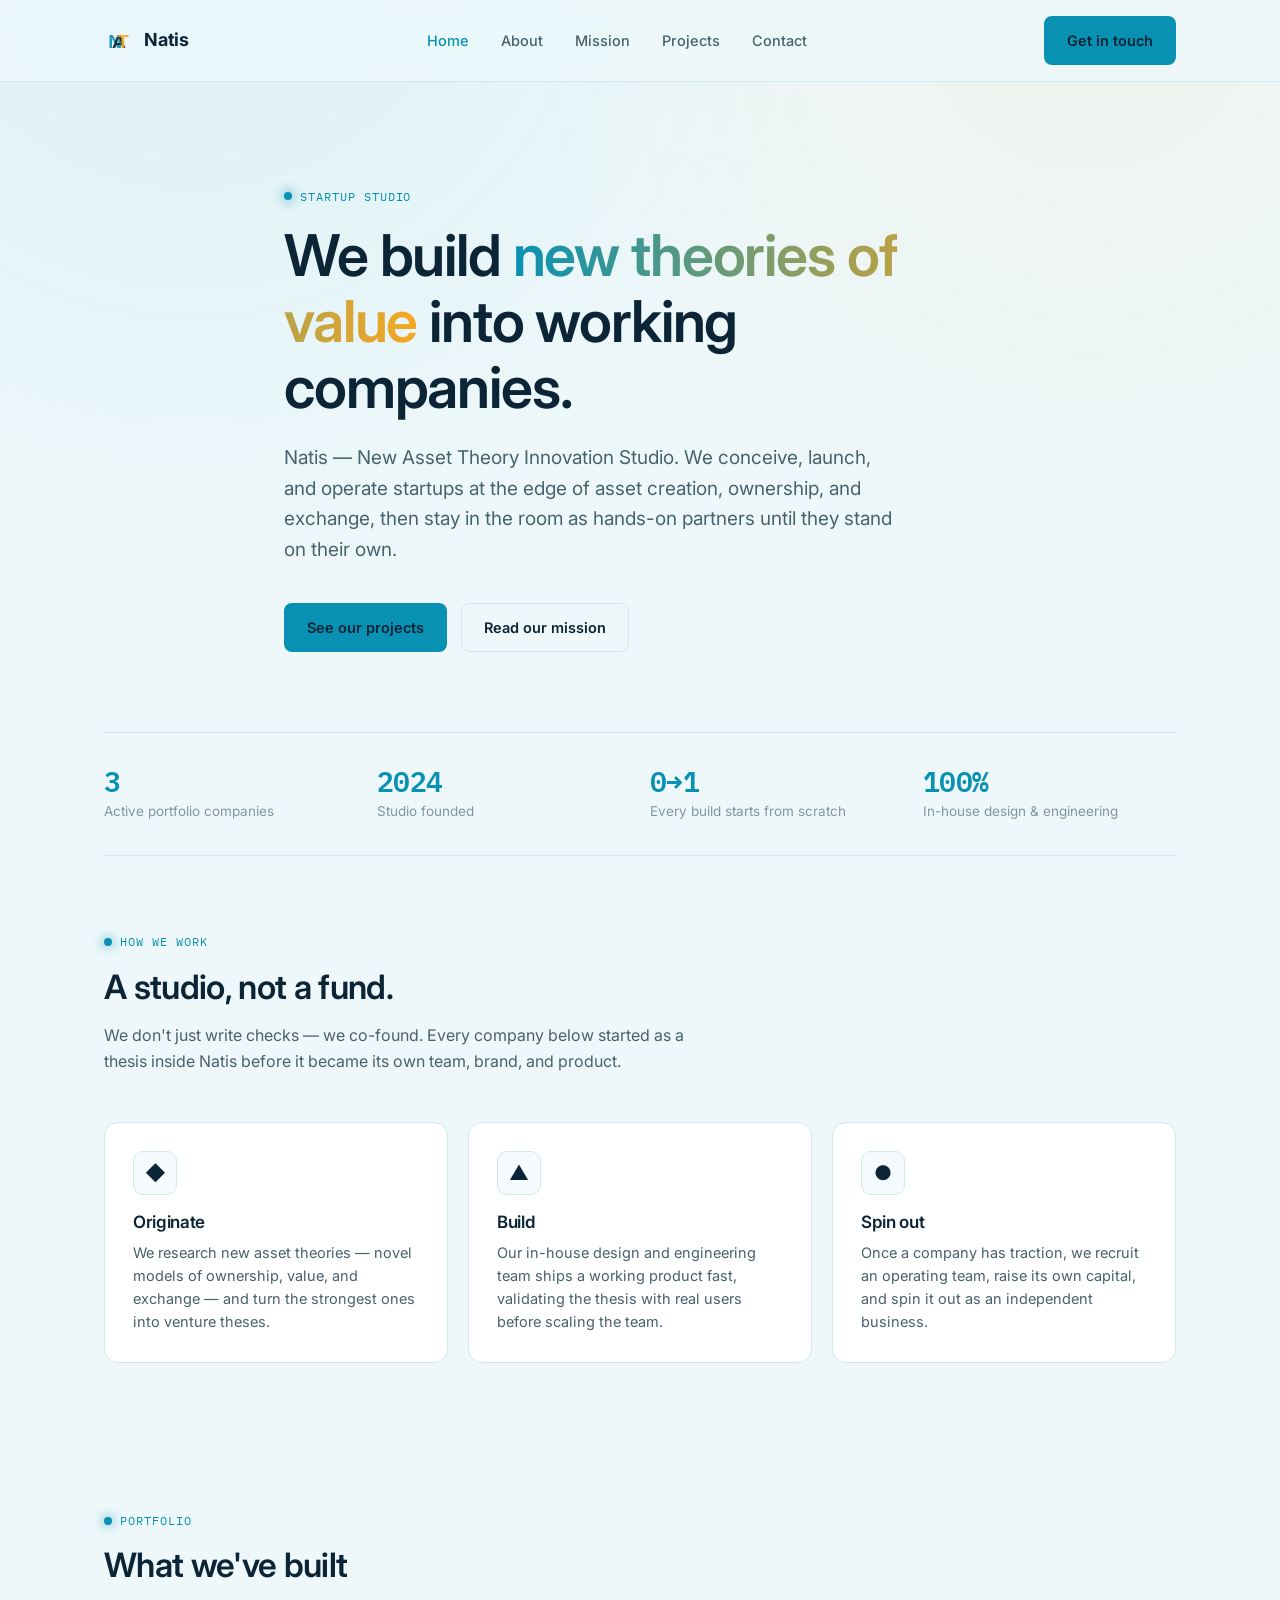
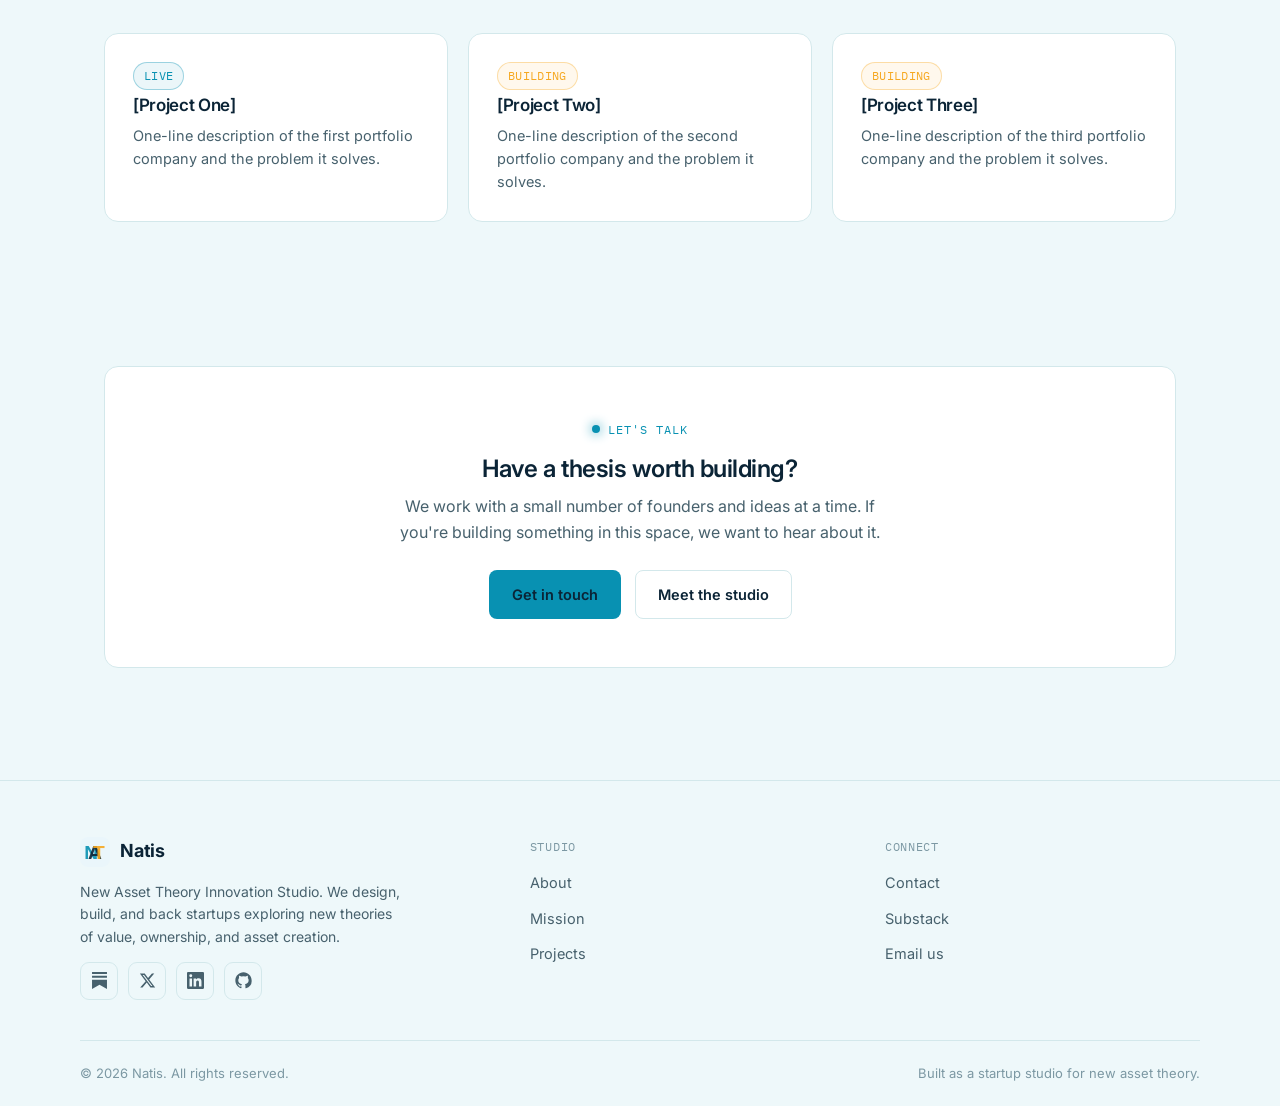
<file: index.html>
<!doctype html>
<html lang="en">
<head>
  <meta charset="UTF-8" />
  <meta name="viewport" content="width=device-width, initial-scale=1.0" />
  <title>Natis — New Asset Theory Innovation Studio</title>
  <meta name="description" content="Natis is a startup studio designing, building, and backing companies that explore new theories of value, ownership, and asset creation." />
  <link rel="icon" type="image/svg+xml" href="assets/favicon.svg?v=2" />
  <link rel="preconnect" href="https://fonts.googleapis.com" />
  <link rel="preconnect" href="https://fonts.gstatic.com" crossorigin />
  <link href="https://fonts.googleapis.com/css2?family=Inter:wght@400;500;600;700&family=IBM+Plex+Mono:wght@500;600&display=swap" rel="stylesheet" />
  <link rel="stylesheet" href="css/style.css" />
</head>
<body>
  <site-header></site-header>

  <main>
    <section class="hero">
      <div class="container hero-inner">
        <div class="eyebrow">Startup studio</div>
        <h1>We build <span class="gradient-text">new theories of value</span> into working companies.</h1>
        <p class="lede">
          Natis — New Asset Theory Innovation Studio. We conceive, launch, and operate startups
          at the edge of asset creation, ownership, and exchange, then stay in the room as
          hands-on partners until they stand on their own.
        </p>
        <div class="hero-cta">
          <a class="btn btn-primary" href="projects/index.html">See our projects</a>
          <a class="btn btn-ghost" href="mission.html">Read our mission</a>
        </div>
      </div>
    </section>

    <div class="container">
      <div class="stats">
        <div class="stat">
          <h3>3</h3>
          <p>Active portfolio companies</p>
        </div>
        <div class="stat">
          <h3>2024</h3>
          <p>Studio founded</p>
        </div>
        <div class="stat">
          <h3>0→1</h3>
          <p>Every build starts from scratch</p>
        </div>
        <div class="stat">
          <h3>100%</h3>
          <p>In-house design &amp; engineering</p>
        </div>
      </div>
    </div>

    <section>
      <div class="container">
        <div class="section-head">
          <div class="eyebrow">How we work</div>
          <h2>A studio, not a fund.</h2>
          <p>We don't just write checks — we co-found. Every company below started as a
          thesis inside Natis before it became its own team, brand, and product.</p>
        </div>
        <div class="grid grid-3">
          <div class="card">
            <div class="icon">◆</div>
            <h3>Originate</h3>
            <p>We research new asset theories — novel models of ownership, value, and exchange — and turn the strongest ones into venture theses.</p>
          </div>
          <div class="card">
            <div class="icon">▲</div>
            <h3>Build</h3>
            <p>Our in-house design and engineering team ships a working product fast, validating the thesis with real users before scaling the team.</p>
          </div>
          <div class="card">
            <div class="icon">●</div>
            <h3>Spin out</h3>
            <p>Once a company has traction, we recruit an operating team, raise its own capital, and spin it out as an independent business.</p>
          </div>
        </div>
      </div>
    </section>

    <section>
      <div class="container">
        <div class="section-head">
          <div class="eyebrow">Portfolio</div>
          <h2>What we've built</h2>
        </div>
        <div class="grid grid-3">
          <a class="card" href="projects/project-1.html">
            <span class="tag status-live">Live</span>
            <h3>[Project One]</h3>
            <p>One-line description of the first portfolio company and the problem it solves.</p>
          </a>
          <a class="card" href="projects/project-2.html">
            <span class="tag status-building">Building</span>
            <h3>[Project Two]</h3>
            <p>One-line description of the second portfolio company and the problem it solves.</p>
          </a>
          <a class="card" href="projects/project-3.html">
            <span class="tag status-building">Building</span>
            <h3>[Project Three]</h3>
            <p>One-line description of the third portfolio company and the problem it solves.</p>
          </a>
        </div>
      </div>
    </section>

    <section>
      <div class="container">
        <div class="cta-band">
          <div class="eyebrow" style="justify-content:center;">Let's talk</div>
          <h2>Have a thesis worth building?</h2>
          <p>We work with a small number of founders and ideas at a time. If you're building something in this space, we want to hear about it.</p>
          <div class="cta-actions">
            <a class="btn btn-primary" href="contact.html">Get in touch</a>
            <a class="btn btn-ghost" href="about.html">Meet the studio</a>
          </div>
        </div>
      </div>
    </section>
  </main>

  <site-footer></site-footer>

  <script src="js/components.js"></script>
  <script src="js/main.js"></script>
</body>
</html>
</file>
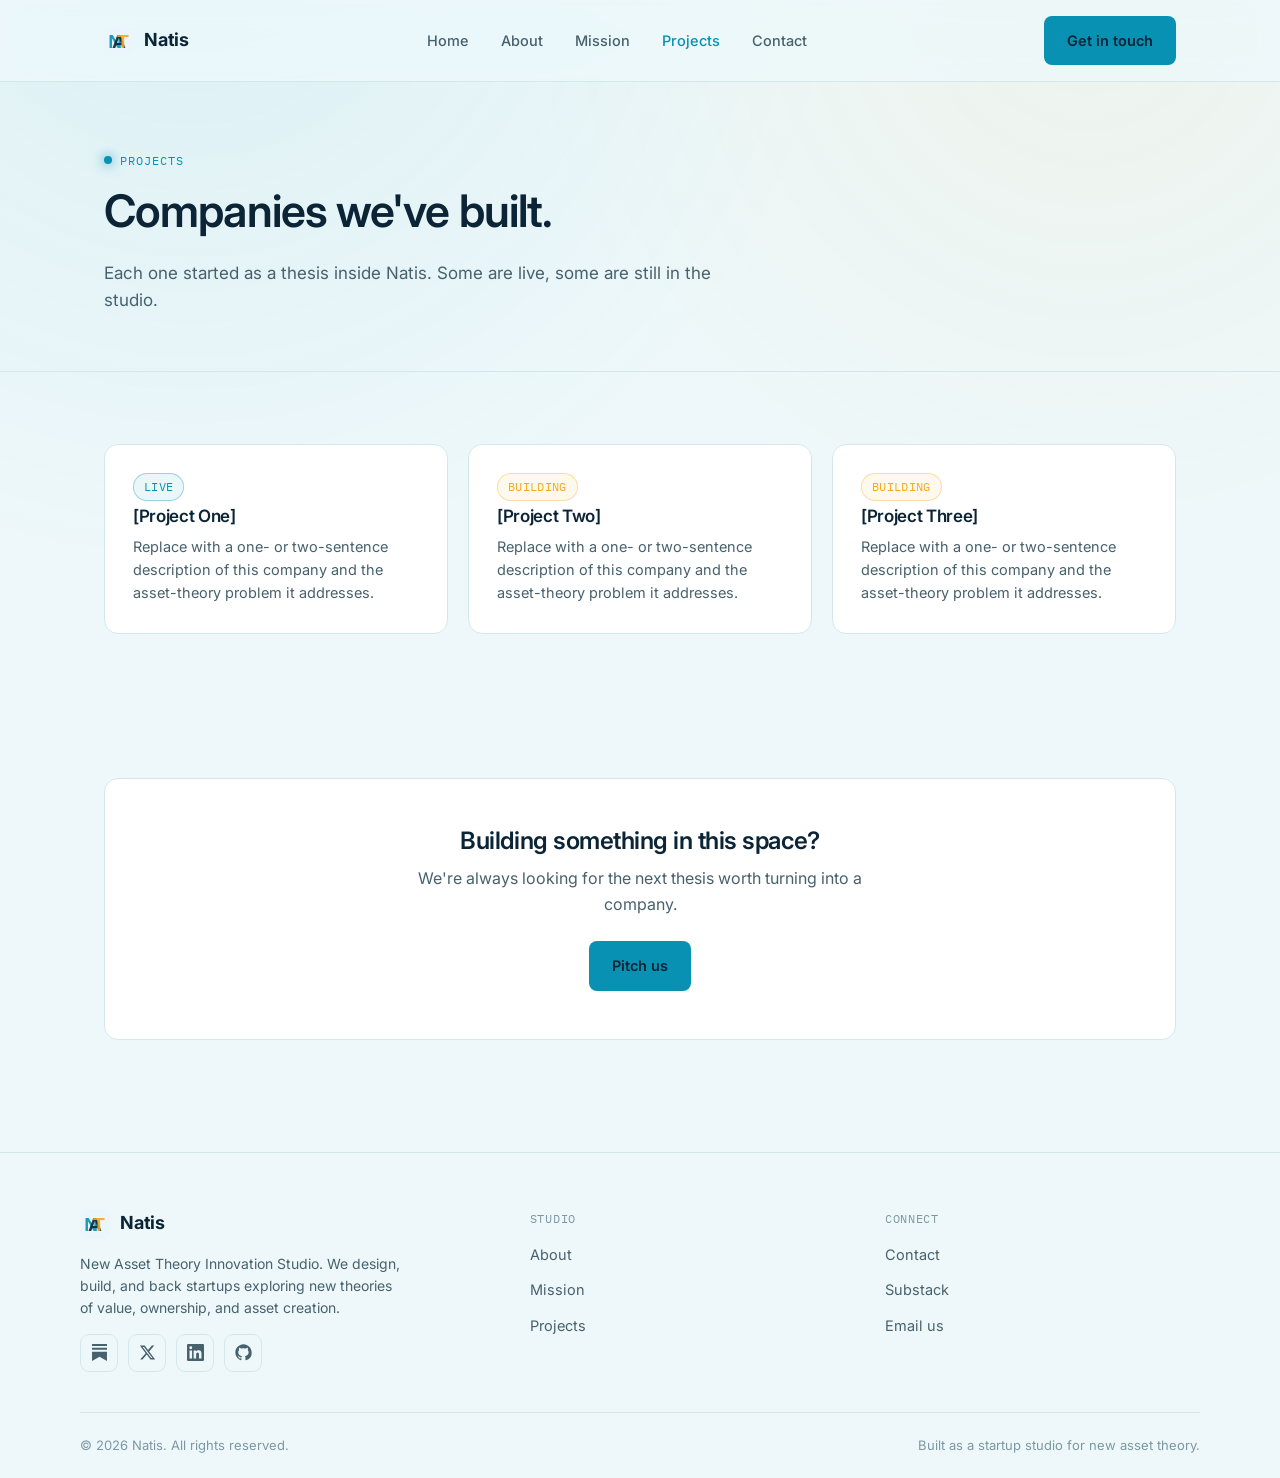
<file: projects/index.html>
<!doctype html>
<html lang="en">
<head>
  <meta charset="UTF-8" />
  <meta name="viewport" content="width=device-width, initial-scale=1.0" />
  <title>Projects — Natis</title>
  <meta name="description" content="The portfolio of startups built by Natis, the New Asset Theory Innovation Studio." />
  <link rel="icon" type="image/svg+xml" href="../assets/favicon.svg?v=2" />
  <link rel="preconnect" href="https://fonts.googleapis.com" />
  <link rel="preconnect" href="https://fonts.gstatic.com" crossorigin />
  <link href="https://fonts.googleapis.com/css2?family=Inter:wght@400;500;600;700&family=IBM+Plex+Mono:wght@500;600&display=swap" rel="stylesheet" />
  <link rel="stylesheet" href="../css/style.css" />
</head>
<body>
  <site-header></site-header>

  <main>
    <header class="page-header">
      <div class="container">
        <div class="eyebrow">Projects</div>
        <h1>Companies we've built.</h1>
        <p class="lede">Each one started as a thesis inside Natis. Some are live, some are still in the studio.</p>
      </div>
    </header>

    <section>
      <div class="container">
        <div class="grid grid-3">
          <a class="card" href="project-1.html">
            <span class="tag status-live">Live</span>
            <h3>[Project One]</h3>
            <p>Replace with a one- or two-sentence description of this company and the asset-theory problem it addresses.</p>
          </a>
          <a class="card" href="project-2.html">
            <span class="tag status-building">Building</span>
            <h3>[Project Two]</h3>
            <p>Replace with a one- or two-sentence description of this company and the asset-theory problem it addresses.</p>
          </a>
          <a class="card" href="project-3.html">
            <span class="tag status-building">Building</span>
            <h3>[Project Three]</h3>
            <p>Replace with a one- or two-sentence description of this company and the asset-theory problem it addresses.</p>
          </a>
        </div>
      </div>
    </section>

    <section>
      <div class="container">
        <div class="cta-band">
          <h2>Building something in this space?</h2>
          <p>We're always looking for the next thesis worth turning into a company.</p>
          <div class="cta-actions">
            <a class="btn btn-primary" href="../contact.html">Pitch us</a>
          </div>
        </div>
      </div>
    </section>
  </main>

  <site-footer></site-footer>

  <script src="../js/components.js"></script>
  <script src="../js/main.js"></script>
</body>
</html>
</file>
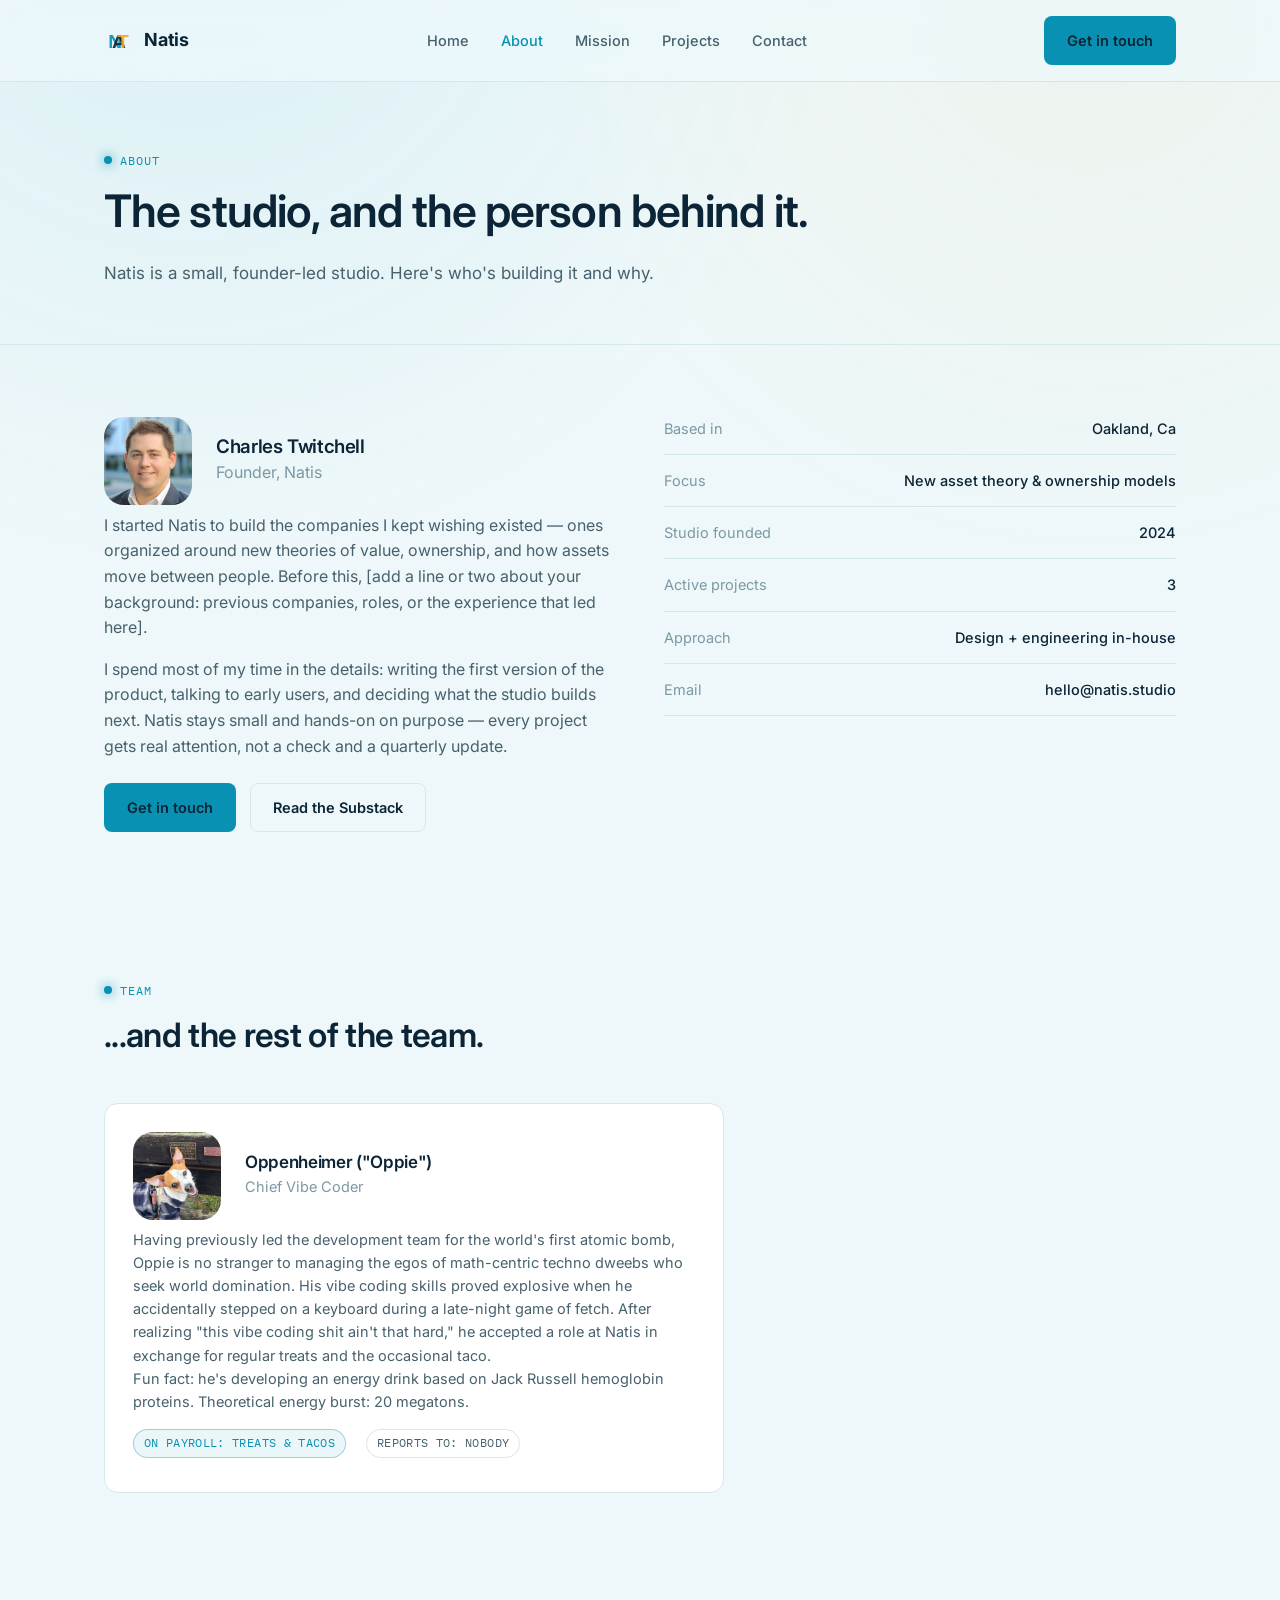
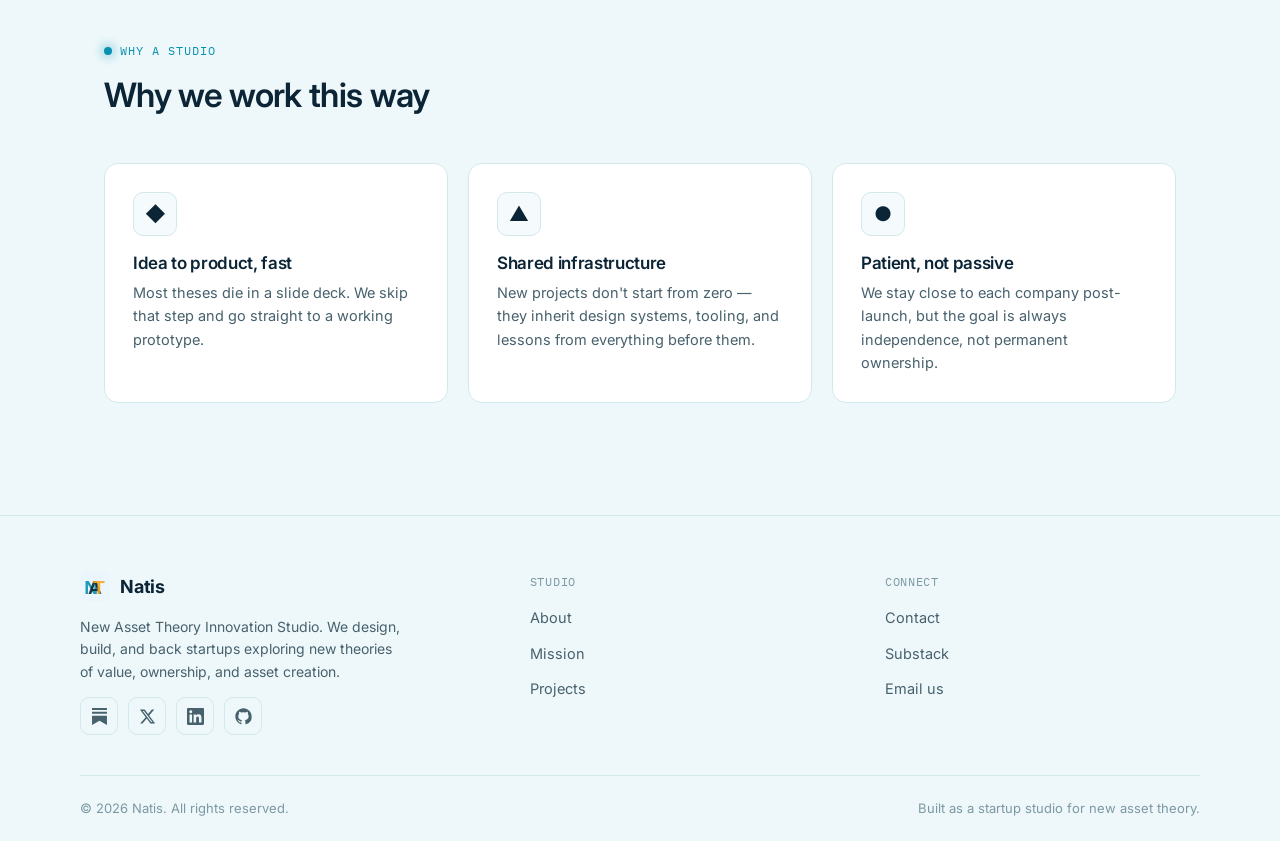
<file: about.html>
<!doctype html>
<html lang="en">
<head>
  <meta charset="UTF-8" />
  <meta name="viewport" content="width=device-width, initial-scale=1.0" />
  <title>About — Natis</title>
  <meta name="description" content="Meet the founder and studio behind Natis, the New Asset Theory Innovation Studio." />
  <link rel="icon" type="image/svg+xml" href="assets/favicon.svg?v=2" />
  <link rel="preconnect" href="https://fonts.googleapis.com" />
  <link rel="preconnect" href="https://fonts.gstatic.com" crossorigin />
  <link href="https://fonts.googleapis.com/css2?family=Inter:wght@400;500;600;700&family=IBM+Plex+Mono:wght@500;600&display=swap" rel="stylesheet" />
  <link rel="stylesheet" href="css/style.css" />
</head>
<body>
  <site-header></site-header>

  <main>
    <header class="page-header">
      <div class="container">
        <div class="eyebrow">About</div>
        <h1>The studio, and the person behind it.</h1>
        <p class="lede">Natis is a small, founder-led studio. Here's who's building it and why.</p>
      </div>
    </header>

    <section>
      <div class="container">
        <div class="grid grid-2" style="align-items:start; gap:48px;">
          <div>
            <div class="avatar-block">
              <img class="avatar" src="assets/team/charles-twitchell.jpg" alt="Charles Twitchell" />
              <div>
                <h3 style="margin-bottom:2px;">Charles Twitchell</h3>
                <p style="margin-bottom:0; color:var(--text-faint);">Founder, Natis</p>
              </div>
            </div>
            <p>
              I started Natis to build the companies I kept wishing existed — ones organized
              around new theories of value, ownership, and how assets move between people.
              Before this, [add a line or two about your background: previous companies,
              roles, or the experience that led here].
            </p>
            <p>
              I spend most of my time in the details: writing the first version of the
              product, talking to early users, and deciding what the studio builds next.
              Natis stays small and hands-on on purpose — every project gets real attention,
              not a check and a quarterly update.
            </p>
            <div class="hero-cta" style="margin-top:24px;">
              <a class="btn btn-primary" href="contact.html">Get in touch</a>
              <a class="btn btn-ghost" href="https://natis.substack.com" target="_blank" rel="noopener noreferrer">Read the Substack</a>
            </div>
          </div>

          <div>
            <ul class="meta-list">
              <li><span class="label">Based in</span><span class="value">Oakland, Ca</span></li>
              <li><span class="label">Focus</span><span class="value">New asset theory &amp; ownership models</span></li>
              <li><span class="label">Studio founded</span><span class="value">2024</span></li>
              <li><span class="label">Active projects</span><span class="value">3</span></li>
              <li><span class="label">Approach</span><span class="value">Design + engineering in-house</span></li>
              <li><span class="label">Email</span><span class="value">hello@natis.studio</span></li>
            </ul>
          </div>
        </div>
      </div>
    </section>

    <section>
      <div class="container">
        <div class="section-head">
          <div class="eyebrow">Team</div>
          <h2>...and the rest of the team.</h2>
        </div>
        <div class="card" style="max-width:620px;">
          <div class="avatar-block">
            <img class="avatar" src="assets/team/oppenheimer.jpg" alt="Oppenheimer the dog, mid-bark" />
            <div>
              <h3 style="margin-bottom:2px;">Oppenheimer ("Oppie")</h3>
              <p style="margin-bottom:0; color:var(--text-faint);">Chief Vibe Coder</p>
            </div>
          </div>
          <p>
            Having previously led the development team for the world's first atomic bomb,
            Oppie is no stranger to managing the egos of math-centric techno dweebs who seek
            world domination. His vibe coding skills proved explosive when he accidentally
            stepped on a keyboard during a late-night game of fetch. After realizing
            "this vibe coding shit ain't that hard," he accepted a role at Natis in exchange
            for regular treats and the occasional taco.
          </p>
          <p style="margin-bottom:0;">
            Fun fact: he's developing an energy drink based on Jack Russell hemoglobin
            proteins. Theoretical energy burst: 20 megatons.
          </p>
          <div class="hero-cta" style="margin-top:16px;">
            <span class="tag status-live">On payroll: treats &amp; tacos</span>
            <span class="tag">Reports to: nobody</span>
          </div>
        </div>
      </div>
    </section>

    <section>
      <div class="container">
        <div class="section-head">
          <div class="eyebrow">Why a studio</div>
          <h2>Why we work this way</h2>
        </div>
        <div class="grid grid-3">
          <div class="card">
            <div class="icon">◆</div>
            <h3>Idea to product, fast</h3>
            <p>Most theses die in a slide deck. We skip that step and go straight to a working prototype.</p>
          </div>
          <div class="card">
            <div class="icon">▲</div>
            <h3>Shared infrastructure</h3>
            <p>New projects don't start from zero — they inherit design systems, tooling, and lessons from everything before them.</p>
          </div>
          <div class="card">
            <div class="icon">●</div>
            <h3>Patient, not passive</h3>
            <p>We stay close to each company post-launch, but the goal is always independence, not permanent ownership.</p>
          </div>
        </div>
      </div>
    </section>
  </main>

  <site-footer></site-footer>

  <script src="js/components.js"></script>
  <script src="js/main.js"></script>
</body>
</html>
</file>
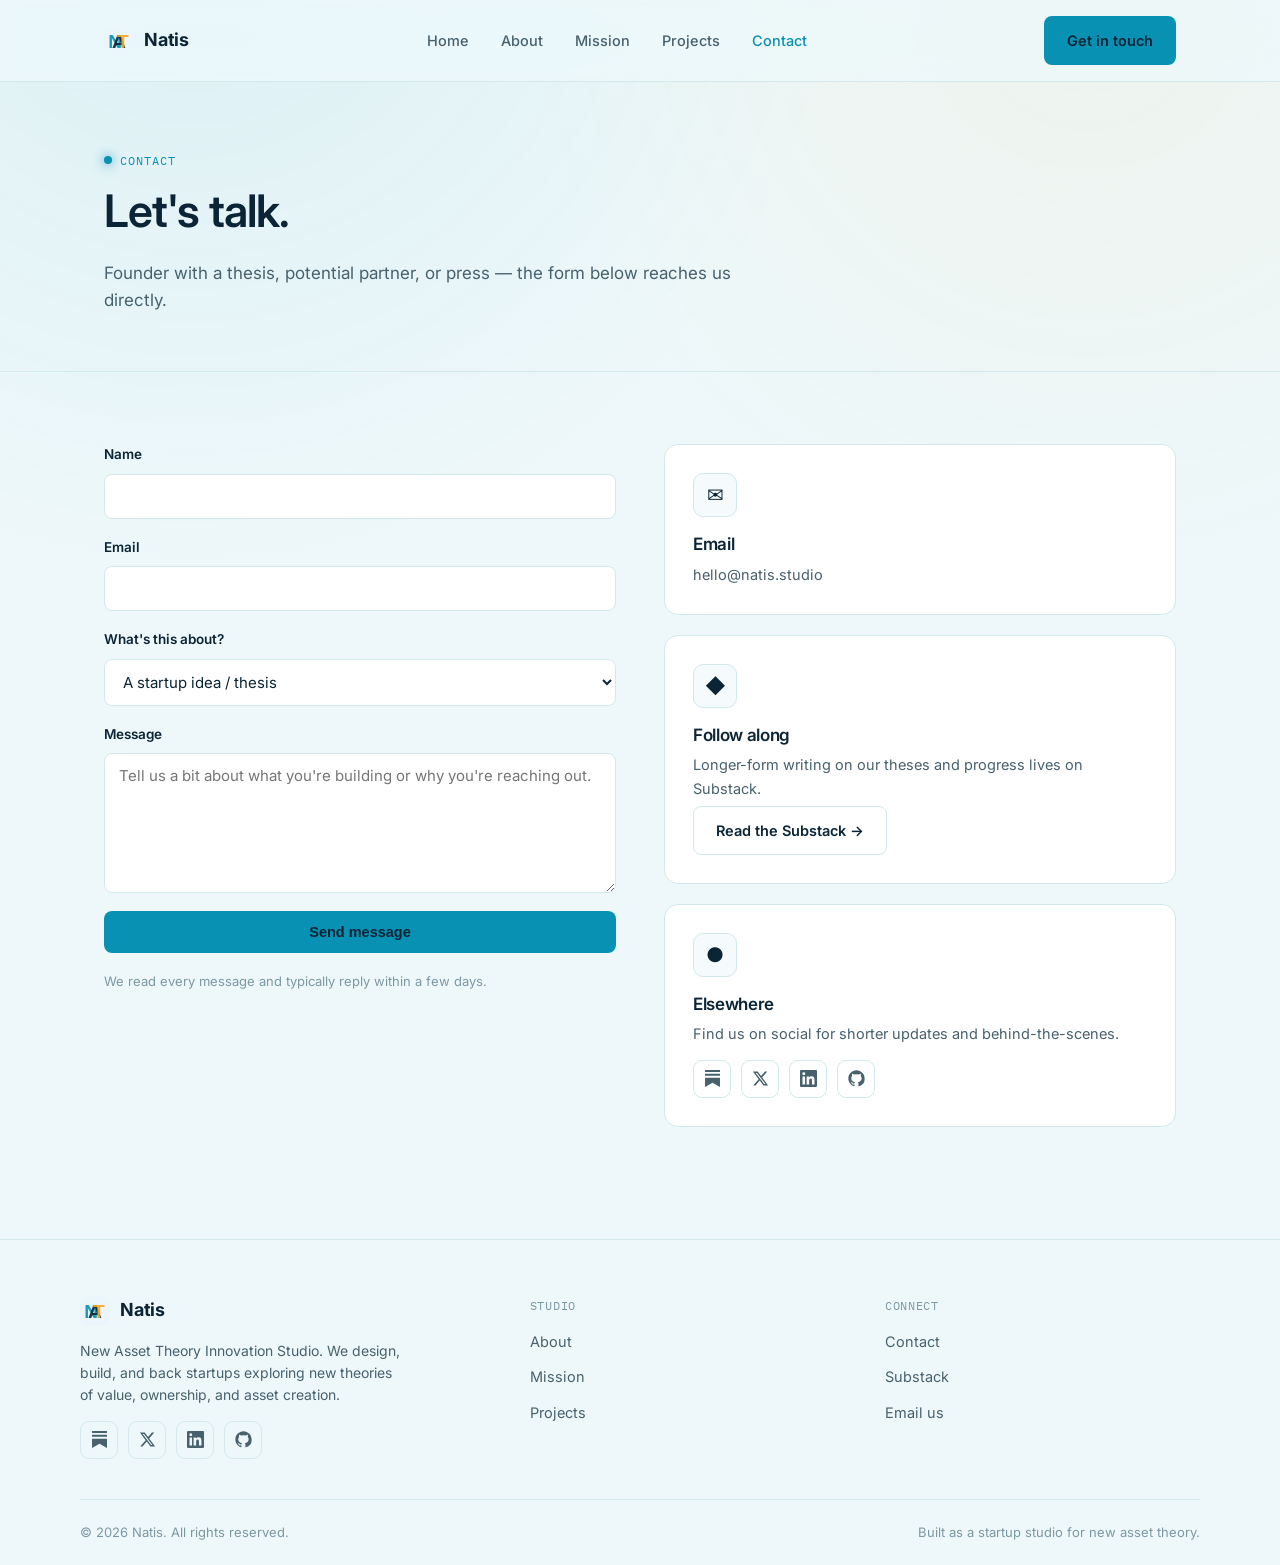
<file: contact.html>
<!doctype html>
<html lang="en">
<head>
  <meta charset="UTF-8" />
  <meta name="viewport" content="width=device-width, initial-scale=1.0" />
  <title>Contact — Natis</title>
  <meta name="description" content="Get in touch with Natis — the New Asset Theory Innovation Studio." />
  <link rel="icon" type="image/svg+xml" href="assets/favicon.svg?v=2" />
  <link rel="preconnect" href="https://fonts.googleapis.com" />
  <link rel="preconnect" href="https://fonts.gstatic.com" crossorigin />
  <link href="https://fonts.googleapis.com/css2?family=Inter:wght@400;500;600;700&family=IBM+Plex+Mono:wght@500;600&display=swap" rel="stylesheet" />
  <link rel="stylesheet" href="css/style.css" />
</head>
<body>
  <site-header></site-header>

  <main>
    <header class="page-header">
      <div class="container">
        <div class="eyebrow">Contact</div>
        <h1>Let's talk.</h1>
        <p class="lede">Founder with a thesis, potential partner, or press — the form below reaches us directly.</p>
      </div>
    </header>

    <section>
      <div class="container">
        <div class="grid grid-2" style="gap:48px; align-items:start;">
          <div>
            <!--
              TODO: Replace YOUR_FORM_ID with your real Formspree endpoint.
              1. Create a free form at https://formspree.io
              2. Copy the form ID it gives you (looks like "xayzabcd")
              3. Paste it into the action URL below
            -->
            <form class="form" id="contact-form" action="https://formspree.io/f/YOUR_FORM_ID" method="POST">
              <div id="form-status" class="status-banner"></div>

              <div class="form-row">
                <label for="name">Name</label>
                <input type="text" id="name" name="name" required autocomplete="name" />
              </div>

              <div class="form-row">
                <label for="email">Email</label>
                <input type="email" id="email" name="email" required autocomplete="email" />
              </div>

              <div class="form-row">
                <label for="topic">What's this about?</label>
                <select id="topic" name="topic">
                  <option>A startup idea / thesis</option>
                  <option>Partnering with one of your projects</option>
                  <option>Press / media</option>
                  <option>Something else</option>
                </select>
              </div>

              <div class="form-row">
                <label for="message">Message</label>
                <textarea id="message" name="message" required placeholder="Tell us a bit about what you're building or why you're reaching out."></textarea>
              </div>

              <button type="submit" class="btn btn-primary">Send message</button>
              <p class="form-note">We read every message and typically reply within a few days.</p>
            </form>
          </div>

          <div>
            <div class="card" style="margin-bottom:20px;">
              <div class="icon">✉</div>
              <h3>Email</h3>
              <p><a href="mailto:hello@natis.studio">hello@natis.studio</a></p>
            </div>
            <div class="card" style="margin-bottom:20px;">
              <div class="icon">◆</div>
              <h3>Follow along</h3>
              <p>Longer-form writing on our theses and progress lives on Substack.</p>
              <a class="btn btn-ghost" style="margin-top:6px;" href="https://natis.substack.com" target="_blank" rel="noopener noreferrer">Read the Substack →</a>
            </div>
            <div class="card">
              <div class="icon">●</div>
              <h3>Elsewhere</h3>
              <p style="margin-bottom:14px;">Find us on social for shorter updates and behind-the-scenes.</p>
              <div class="social-row" id="contact-socials"></div>
            </div>
          </div>
        </div>
      </div>
    </section>
  </main>

  <site-footer></site-footer>

  <script src="js/components.js"></script>
  <script>
    document.addEventListener("DOMContentLoaded", () => {
      document.getElementById("contact-socials").innerHTML = socialLinksHTML();
    });
  </script>
  <script src="js/main.js"></script>
</body>
</html>
</file>
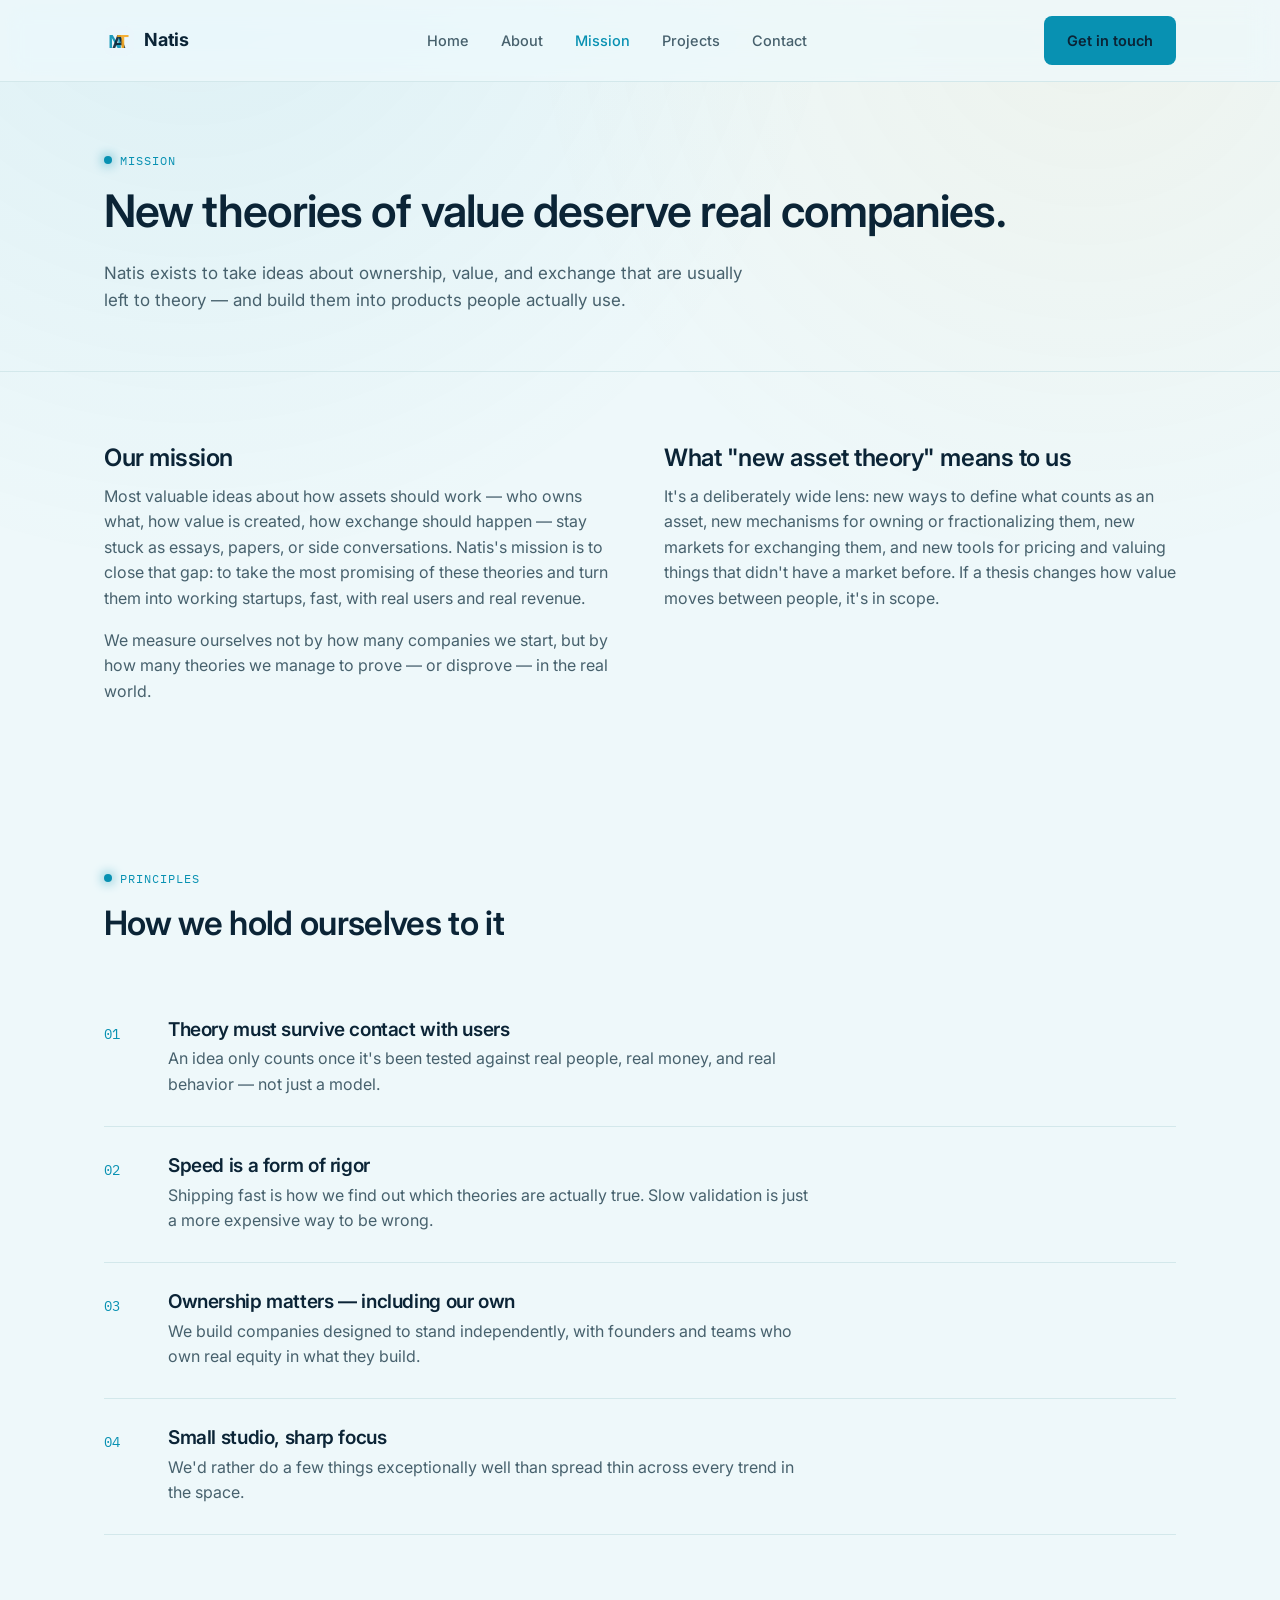
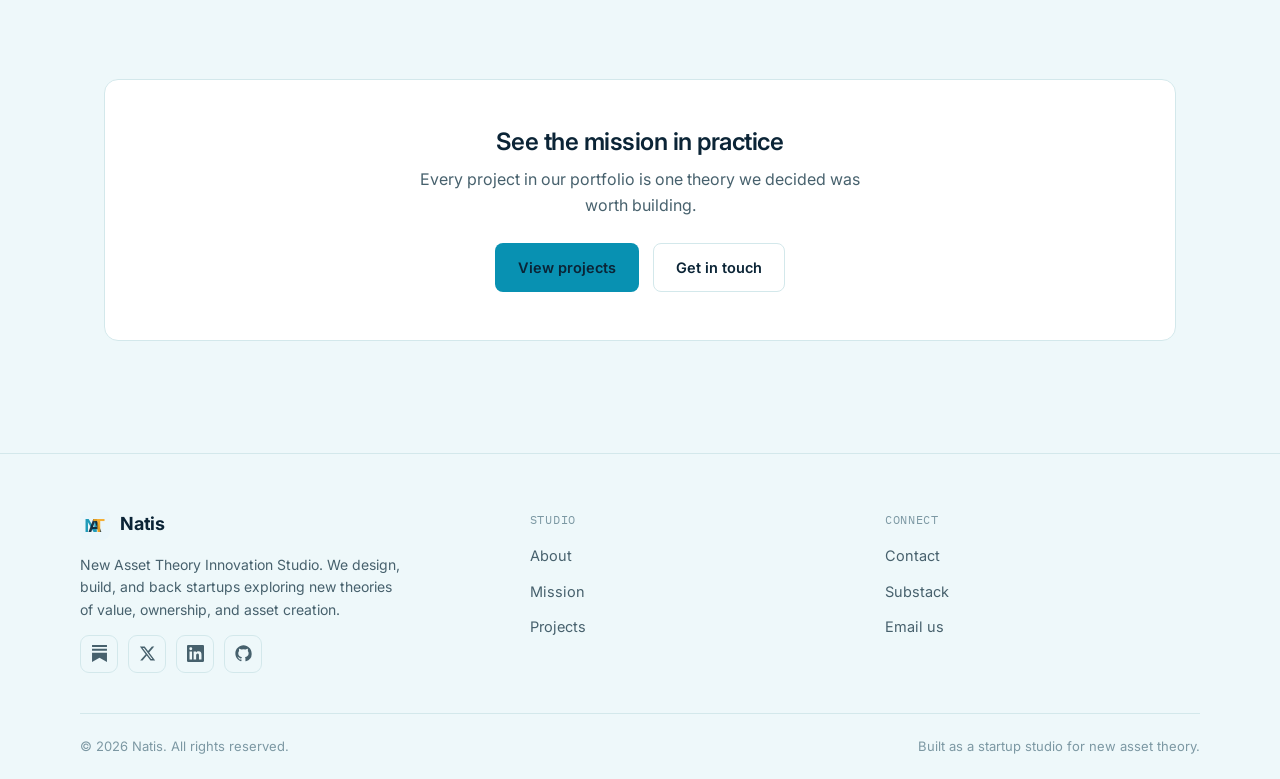
<file: mission.html>
<!doctype html>
<html lang="en">
<head>
  <meta charset="UTF-8" />
  <meta name="viewport" content="width=device-width, initial-scale=1.0" />
  <title>Mission — Natis</title>
  <meta name="description" content="Natis's mission: build startups around new theories of value, ownership, and asset creation." />
  <link rel="icon" type="image/svg+xml" href="assets/favicon.svg?v=2" />
  <link rel="preconnect" href="https://fonts.googleapis.com" />
  <link rel="preconnect" href="https://fonts.gstatic.com" crossorigin />
  <link href="https://fonts.googleapis.com/css2?family=Inter:wght@400;500;600;700&family=IBM+Plex+Mono:wght@500;600&display=swap" rel="stylesheet" />
  <link rel="stylesheet" href="css/style.css" />
</head>
<body>
  <site-header></site-header>

  <main>
    <header class="page-header">
      <div class="container">
        <div class="eyebrow">Mission</div>
        <h1>New theories of value deserve real companies.</h1>
        <p class="lede">
          Natis exists to take ideas about ownership, value, and exchange that are usually
          left to theory — and build them into products people actually use.
        </p>
      </div>
    </header>

    <section>
      <div class="container">
        <div class="grid grid-2" style="gap:48px; align-items:start;">
          <div>
            <h2>Our mission</h2>
            <p>
              Most valuable ideas about how assets should work — who owns what, how value is
              created, how exchange should happen — stay stuck as essays, papers, or
              side conversations. Natis's mission is to close that gap: to take the most
              promising of these theories and turn them into working startups, fast,
              with real users and real revenue.
            </p>
            <p>
              We measure ourselves not by how many companies we start, but by how many
              theories we manage to prove — or disprove — in the real world.
            </p>
          </div>
          <div>
            <h2>What "new asset theory" means to us</h2>
            <p>
              It's a deliberately wide lens: new ways to define what counts as an asset,
              new mechanisms for owning or fractionalizing them, new markets for exchanging
              them, and new tools for pricing and valuing things that didn't have a market
              before. If a thesis changes how value moves between people, it's in scope.
            </p>
          </div>
        </div>
      </div>
    </section>

    <section>
      <div class="container">
        <div class="section-head">
          <div class="eyebrow">Principles</div>
          <h2>How we hold ourselves to it</h2>
        </div>

        <div class="value-row">
          <div class="value-index">01</div>
          <div>
            <h3>Theory must survive contact with users</h3>
            <p>An idea only counts once it's been tested against real people, real money, and real behavior — not just a model.</p>
          </div>
        </div>
        <div class="value-row">
          <div class="value-index">02</div>
          <div>
            <h3>Speed is a form of rigor</h3>
            <p>Shipping fast is how we find out which theories are actually true. Slow validation is just a more expensive way to be wrong.</p>
          </div>
        </div>
        <div class="value-row">
          <div class="value-index">03</div>
          <div>
            <h3>Ownership matters — including our own</h3>
            <p>We build companies designed to stand independently, with founders and teams who own real equity in what they build.</p>
          </div>
        </div>
        <div class="value-row">
          <div class="value-index">04</div>
          <div>
            <h3>Small studio, sharp focus</h3>
            <p>We'd rather do a few things exceptionally well than spread thin across every trend in the space.</p>
          </div>
        </div>
      </div>
    </section>

    <section>
      <div class="container">
        <div class="cta-band">
          <h2>See the mission in practice</h2>
          <p>Every project in our portfolio is one theory we decided was worth building.</p>
          <div class="cta-actions">
            <a class="btn btn-primary" href="projects/index.html">View projects</a>
            <a class="btn btn-ghost" href="contact.html">Get in touch</a>
          </div>
        </div>
      </div>
    </section>
  </main>

  <site-footer></site-footer>

  <script src="js/components.js"></script>
  <script src="js/main.js"></script>
</body>
</html>
</file>
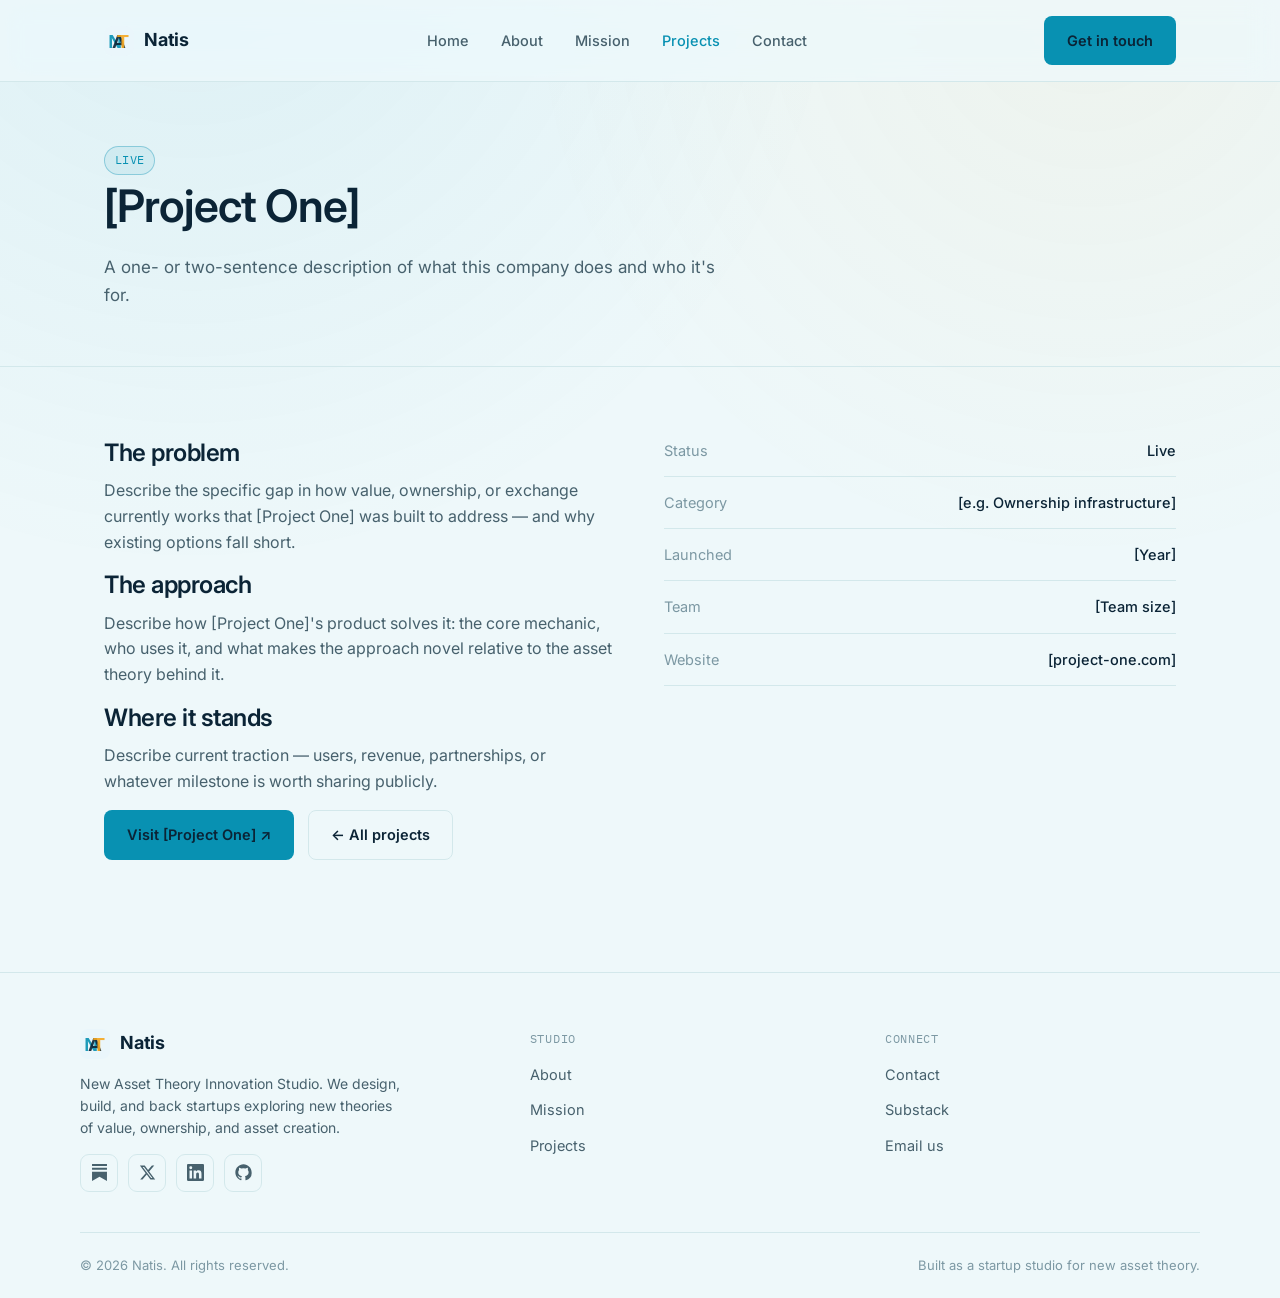
<file: projects/project-1.html>
<!doctype html>
<html lang="en">
<head>
  <meta charset="UTF-8" />
  <meta name="viewport" content="width=device-width, initial-scale=1.0" />
  <title>[Project One] — Natis</title>
  <meta name="description" content="[Project One] — a startup built by Natis." />
  <link rel="icon" type="image/svg+xml" href="../assets/favicon.svg?v=2" />
  <link rel="preconnect" href="https://fonts.googleapis.com" />
  <link rel="preconnect" href="https://fonts.gstatic.com" crossorigin />
  <link href="https://fonts.googleapis.com/css2?family=Inter:wght@400;500;600;700&family=IBM+Plex+Mono:wght@500;600&display=swap" rel="stylesheet" />
  <link rel="stylesheet" href="../css/style.css" />
</head>
<body>
  <site-header></site-header>

  <main>
    <header class="page-header">
      <div class="container">
        <span class="tag status-live">Live</span>
        <h1>[Project One]</h1>
        <p class="lede">A one- or two-sentence description of what this company does and who it's for.</p>
      </div>
    </header>

    <section>
      <div class="container">
        <div class="grid grid-2" style="gap:48px; align-items:start;">
          <div>
            <h2>The problem</h2>
            <p>
              Describe the specific gap in how value, ownership, or exchange currently
              works that [Project One] was built to address — and why existing options
              fall short.
            </p>
            <h2>The approach</h2>
            <p>
              Describe how [Project One]'s product solves it: the core mechanic, who
              uses it, and what makes the approach novel relative to the asset theory
              behind it.
            </p>
            <h2>Where it stands</h2>
            <p>
              Describe current traction — users, revenue, partnerships, or whatever
              milestone is worth sharing publicly.
            </p>
            <div class="hero-cta" style="margin-top:8px;">
              <a class="btn btn-primary" href="#" target="_blank" rel="noopener noreferrer">Visit [Project One] ↗</a>
              <a class="btn btn-ghost" href="index.html">← All projects</a>
            </div>
          </div>

          <div>
            <ul class="meta-list">
              <li><span class="label">Status</span><span class="value">Live</span></li>
              <li><span class="label">Category</span><span class="value">[e.g. Ownership infrastructure]</span></li>
              <li><span class="label">Launched</span><span class="value">[Year]</span></li>
              <li><span class="label">Team</span><span class="value">[Team size]</span></li>
              <li><span class="label">Website</span><span class="value"><a href="#">[project-one.com]</a></span></li>
            </ul>
          </div>
        </div>
      </div>
    </section>
  </main>

  <site-footer></site-footer>

  <script src="../js/components.js"></script>
  <script src="../js/main.js"></script>
</body>
</html>
</file>
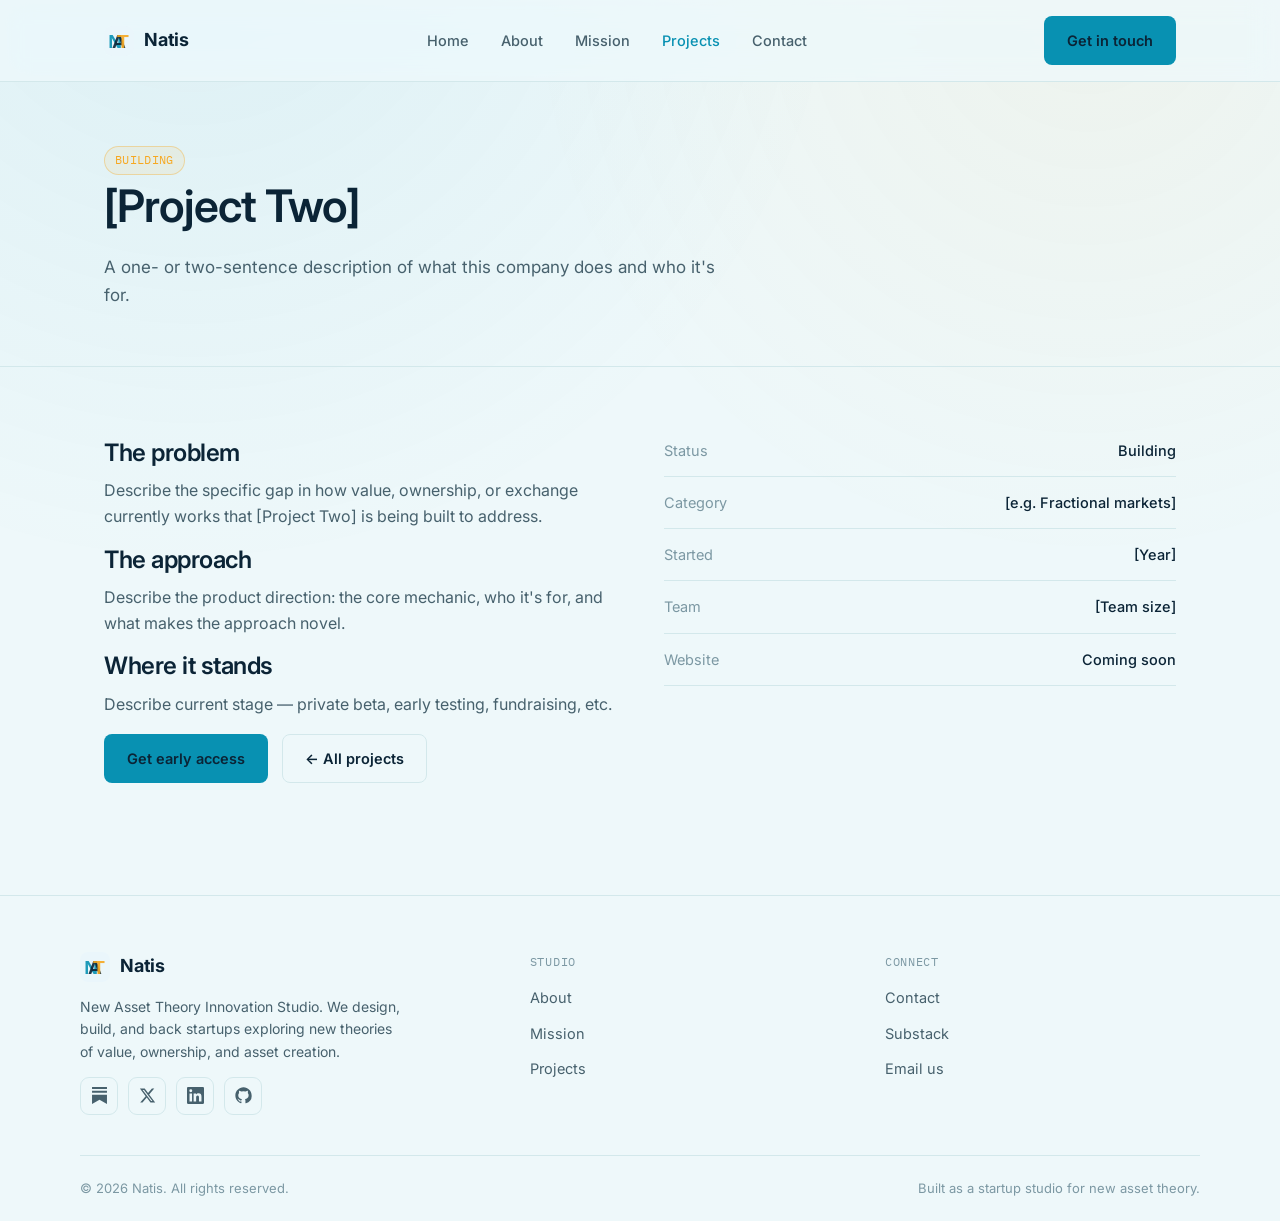
<file: projects/project-2.html>
<!doctype html>
<html lang="en">
<head>
  <meta charset="UTF-8" />
  <meta name="viewport" content="width=device-width, initial-scale=1.0" />
  <title>[Project Two] — Natis</title>
  <meta name="description" content="[Project Two] — a startup built by Natis." />
  <link rel="icon" type="image/svg+xml" href="../assets/favicon.svg?v=2" />
  <link rel="preconnect" href="https://fonts.googleapis.com" />
  <link rel="preconnect" href="https://fonts.gstatic.com" crossorigin />
  <link href="https://fonts.googleapis.com/css2?family=Inter:wght@400;500;600;700&family=IBM+Plex+Mono:wght@500;600&display=swap" rel="stylesheet" />
  <link rel="stylesheet" href="../css/style.css" />
</head>
<body>
  <site-header></site-header>

  <main>
    <header class="page-header">
      <div class="container">
        <span class="tag status-building">Building</span>
        <h1>[Project Two]</h1>
        <p class="lede">A one- or two-sentence description of what this company does and who it's for.</p>
      </div>
    </header>

    <section>
      <div class="container">
        <div class="grid grid-2" style="gap:48px; align-items:start;">
          <div>
            <h2>The problem</h2>
            <p>
              Describe the specific gap in how value, ownership, or exchange currently
              works that [Project Two] is being built to address.
            </p>
            <h2>The approach</h2>
            <p>
              Describe the product direction: the core mechanic, who it's for, and what
              makes the approach novel.
            </p>
            <h2>Where it stands</h2>
            <p>
              Describe current stage — private beta, early testing, fundraising, etc.
            </p>
            <div class="hero-cta" style="margin-top:8px;">
              <a class="btn btn-primary" href="../contact.html">Get early access</a>
              <a class="btn btn-ghost" href="index.html">← All projects</a>
            </div>
          </div>

          <div>
            <ul class="meta-list">
              <li><span class="label">Status</span><span class="value">Building</span></li>
              <li><span class="label">Category</span><span class="value">[e.g. Fractional markets]</span></li>
              <li><span class="label">Started</span><span class="value">[Year]</span></li>
              <li><span class="label">Team</span><span class="value">[Team size]</span></li>
              <li><span class="label">Website</span><span class="value">Coming soon</span></li>
            </ul>
          </div>
        </div>
      </div>
    </section>
  </main>

  <site-footer></site-footer>

  <script src="../js/components.js"></script>
  <script src="../js/main.js"></script>
</body>
</html>
</file>
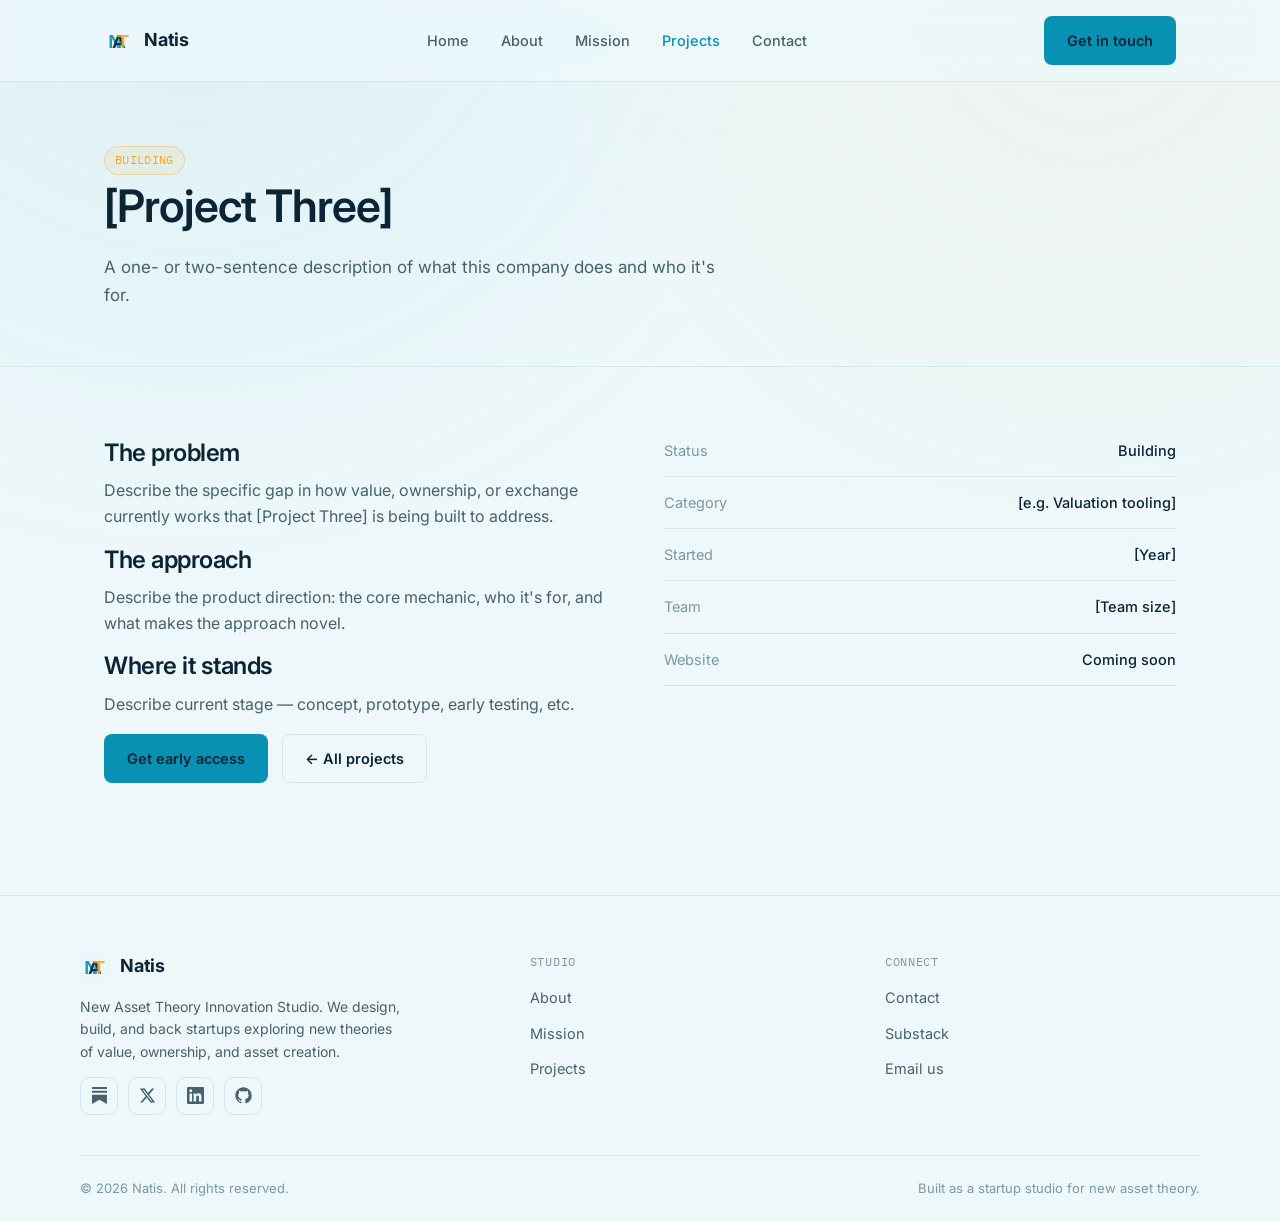
<file: projects/project-3.html>
<!doctype html>
<html lang="en">
<head>
  <meta charset="UTF-8" />
  <meta name="viewport" content="width=device-width, initial-scale=1.0" />
  <title>[Project Three] — Natis</title>
  <meta name="description" content="[Project Three] — a startup built by Natis." />
  <link rel="icon" type="image/svg+xml" href="../assets/favicon.svg?v=2" />
  <link rel="preconnect" href="https://fonts.googleapis.com" />
  <link rel="preconnect" href="https://fonts.gstatic.com" crossorigin />
  <link href="https://fonts.googleapis.com/css2?family=Inter:wght@400;500;600;700&family=IBM+Plex+Mono:wght@500;600&display=swap" rel="stylesheet" />
  <link rel="stylesheet" href="../css/style.css" />
</head>
<body>
  <site-header></site-header>

  <main>
    <header class="page-header">
      <div class="container">
        <span class="tag status-building">Building</span>
        <h1>[Project Three]</h1>
        <p class="lede">A one- or two-sentence description of what this company does and who it's for.</p>
      </div>
    </header>

    <section>
      <div class="container">
        <div class="grid grid-2" style="gap:48px; align-items:start;">
          <div>
            <h2>The problem</h2>
            <p>
              Describe the specific gap in how value, ownership, or exchange currently
              works that [Project Three] is being built to address.
            </p>
            <h2>The approach</h2>
            <p>
              Describe the product direction: the core mechanic, who it's for, and what
              makes the approach novel.
            </p>
            <h2>Where it stands</h2>
            <p>
              Describe current stage — concept, prototype, early testing, etc.
            </p>
            <div class="hero-cta" style="margin-top:8px;">
              <a class="btn btn-primary" href="../contact.html">Get early access</a>
              <a class="btn btn-ghost" href="index.html">← All projects</a>
            </div>
          </div>

          <div>
            <ul class="meta-list">
              <li><span class="label">Status</span><span class="value">Building</span></li>
              <li><span class="label">Category</span><span class="value">[e.g. Valuation tooling]</span></li>
              <li><span class="label">Started</span><span class="value">[Year]</span></li>
              <li><span class="label">Team</span><span class="value">[Team size]</span></li>
              <li><span class="label">Website</span><span class="value">Coming soon</span></li>
            </ul>
          </div>
        </div>
      </div>
    </section>
  </main>

  <site-footer></site-footer>

  <script src="../js/components.js"></script>
  <script src="../js/main.js"></script>
</body>
</html>
</file>
<file: css/style.css>
/* =========================================================
   Natis — New Asset Theory Innovation Studio
   Global stylesheet
   ========================================================= */

:root {
  /* Sea, ocean & sun — bright theme */
  --bg: #eef8fa;
  --bg-elevated: #f5fbfc;
  --surface: #ffffff;
  --surface-hover: #e4f4f6;
  --border: #d3e8eb;
  --text: #0b2436;
  --text-muted: #47616d;
  --text-faint: #7c98a3;
  --accent: #0891b2;
  --accent-strong: #066e87;
  --accent-2: #f6a821;
  --accent-2-strong: #d98f0a;
  --danger: #e2583f;
  --radius: 14px;
  --radius-sm: 8px;
  --max-width: 1120px;
  --font-sans: "Inter", -apple-system, BlinkMacSystemFont, "Segoe UI", Roboto,
    Helvetica, Arial, sans-serif;
  --font-mono: "IBM Plex Mono", ui-monospace, SFMono-Regular, Menlo, Consolas,
    monospace;
  --shadow-lg: 0 20px 50px -20px rgba(11, 36, 54, 0.18);
}

* {
  box-sizing: border-box;
}

html {
  scroll-behavior: smooth;
}

body {
  margin: 0;
  background: var(--bg);
  color: var(--text);
  font-family: var(--font-sans);
  font-size: 16px;
  line-height: 1.6;
  -webkit-font-smoothing: antialiased;
  text-rendering: optimizeLegibility;
}

body::before {
  content: "";
  position: fixed;
  inset: 0;
  z-index: -1;
  background: radial-gradient(
      circle at 15% -10%,
      rgba(8, 145, 178, 0.08),
      transparent 45%
    ),
    radial-gradient(
      circle at 85% 0%,
      rgba(246, 168, 33, 0.06),
      transparent 40%
    );
  pointer-events: none;
}

img {
  max-width: 100%;
  display: block;
}

a {
  color: inherit;
  text-decoration: none;
}

h1, h2, h3, h4 {
  font-weight: 600;
  line-height: 1.15;
  letter-spacing: -0.02em;
  margin: 0 0 0.5em;
}

p {
  margin: 0 0 1em;
  color: var(--text-muted);
}

.container {
  max-width: var(--max-width);
  margin: 0 auto;
  padding: 0 24px;
}

.eyebrow {
  display: inline-flex;
  align-items: center;
  gap: 8px;
  font-family: var(--font-mono);
  font-size: 12px;
  letter-spacing: 0.08em;
  text-transform: uppercase;
  color: var(--accent);
  margin-bottom: 16px;
}

.eyebrow::before {
  content: "";
  width: 8px;
  height: 8px;
  border-radius: 50%;
  background: var(--accent);
  box-shadow: 0 0 12px var(--accent);
}

/* ---------- Buttons ---------- */

.btn {
  display: inline-flex;
  align-items: center;
  justify-content: center;
  gap: 8px;
  padding: 12px 22px;
  border-radius: var(--radius-sm);
  font-weight: 600;
  font-size: 14.5px;
  border: 1px solid transparent;
  cursor: pointer;
  transition: transform 0.15s ease, background 0.15s ease, border-color 0.15s ease,
    color 0.15s ease;
}

.btn:hover {
  transform: translateY(-1px);
}

.btn-primary {
  background: var(--accent);
  color: var(--text);
}

.btn-primary:hover {
  background: var(--accent-strong);
}

.btn-ghost {
  background: transparent;
  color: var(--text);
  border-color: var(--border);
}

.btn-ghost:hover {
  border-color: var(--accent);
  color: var(--accent);
}

/* ---------- Header / Nav ---------- */

site-header {
  display: block;
  position: sticky;
  top: 0;
  z-index: 100;
  background: rgba(238, 248, 250, 0.82);
  backdrop-filter: saturate(180%) blur(14px);
  -webkit-backdrop-filter: saturate(180%) blur(14px);
  border-bottom: 1px solid var(--border);
}

.nav {
  display: flex;
  align-items: center;
  justify-content: space-between;
  padding: 16px 24px;
  max-width: var(--max-width);
  margin: 0 auto;
}

.nav-brand {
  display: flex;
  align-items: center;
  gap: 10px;
  font-weight: 700;
  font-size: 18px;
  letter-spacing: -0.01em;
}

.nav-brand .mark {
  width: 30px;
  height: 30px;
  border-radius: 8px;
  flex: none;
  display: block;
}

.nav-links {
  display: flex;
  align-items: center;
  gap: 4px;
  list-style: none;
  margin: 0;
  padding: 0;
}

.nav-links a {
  display: inline-block;
  padding: 8px 14px;
  border-radius: 8px;
  font-size: 14.5px;
  font-weight: 500;
  color: var(--text-muted);
  transition: color 0.15s ease, background 0.15s ease;
}

.nav-links a:hover {
  color: var(--text);
  background: var(--surface);
}

.nav-links a[aria-current="page"] {
  color: var(--accent);
}

.nav-actions {
  display: flex;
  align-items: center;
  gap: 12px;
}

.nav-toggle {
  display: none;
  background: none;
  border: 1px solid var(--border);
  border-radius: 8px;
  width: 40px;
  height: 40px;
  color: var(--text);
  cursor: pointer;
  align-items: center;
  justify-content: center;
}

@media (max-width: 820px) {
  .nav-toggle {
    display: flex;
  }

  .nav-links {
    position: absolute;
    top: 100%;
    left: 0;
    right: 0;
    flex-direction: column;
    align-items: stretch;
    background: var(--bg-elevated);
    border-bottom: 1px solid var(--border);
    padding: 8px;
    gap: 2px;
    display: none;
  }

  .nav-links.is-open {
    display: flex;
  }

  .nav-links a {
    padding: 12px 14px;
  }

  .nav-actions .btn-primary {
    display: none;
  }
}

/* ---------- Hero ---------- */

.hero {
  padding: 100px 0 80px;
  text-align: left;
}

.hero-inner {
  max-width: 760px;
}

.hero h1 {
  font-size: clamp(2.4rem, 5vw, 3.6rem);
  margin-bottom: 0.4em;
}

.hero .lede {
  font-size: 19px;
  color: var(--text-muted);
  max-width: 620px;
  margin-bottom: 2em;
}

.hero-cta {
  display: flex;
  gap: 14px;
  flex-wrap: wrap;
}

.gradient-text {
  background: linear-gradient(90deg, var(--accent), var(--accent-2));
  -webkit-background-clip: text;
  background-clip: text;
  color: transparent;
}

/* ---------- Sections ---------- */

section {
  padding: 72px 0;
}

.section-head {
  max-width: 620px;
  margin-bottom: 48px;
}

.section-head h2 {
  font-size: clamp(1.6rem, 3vw, 2.1rem);
}

.divider {
  border: none;
  border-top: 1px solid var(--border);
  margin: 0;
}

/* ---------- Cards / Grids ---------- */

.grid {
  display: grid;
  gap: 20px;
}

.grid-3 {
  grid-template-columns: repeat(3, 1fr);
}

.grid-2 {
  grid-template-columns: repeat(2, 1fr);
}

@media (max-width: 900px) {
  .grid-3,
  .grid-2 {
    grid-template-columns: 1fr;
  }
}

.card {
  background: var(--surface);
  border: 1px solid var(--border);
  border-radius: var(--radius);
  padding: 28px;
  transition: border-color 0.2s ease, transform 0.2s ease, background 0.2s ease;
}

a.card:hover,
.card.is-interactive:hover {
  border-color: var(--accent);
  transform: translateY(-3px);
  background: var(--surface-hover);
}

.card .icon {
  width: 44px;
  height: 44px;
  border-radius: 10px;
  background: var(--bg-elevated);
  border: 1px solid var(--border);
  display: flex;
  align-items: center;
  justify-content: center;
  margin-bottom: 18px;
  font-size: 20px;
}

.card h3 {
  font-size: 17px;
  margin-bottom: 8px;
}

.card p {
  font-size: 14.5px;
  margin-bottom: 0;
}

.tag {
  display: inline-block;
  font-family: var(--font-mono);
  font-size: 11.5px;
  letter-spacing: 0.03em;
  text-transform: uppercase;
  padding: 4px 10px;
  border-radius: 100px;
  border: 1px solid var(--border);
  color: var(--text-muted);
  margin: 0 6px 6px 0;
}

.tag.status-live {
  color: var(--accent);
  border-color: rgba(8, 145, 178, 0.35);
  background: rgba(8, 145, 178, 0.08);
}

.tag.status-building {
  color: var(--accent-2);
  border-color: rgba(246, 168, 33, 0.35);
  background: rgba(246, 168, 33, 0.08);
}

/* ---------- Stats ---------- */

.stats {
  display: grid;
  grid-template-columns: repeat(4, 1fr);
  gap: 20px;
  padding: 32px 0;
  border-top: 1px solid var(--border);
  border-bottom: 1px solid var(--border);
}

.stat h3 {
  font-family: var(--font-mono);
  font-size: 28px;
  color: var(--accent);
  margin-bottom: 4px;
}

.stat p {
  font-size: 13.5px;
  margin: 0;
  color: var(--text-faint);
}

@media (max-width: 700px) {
  .stats {
    grid-template-columns: repeat(2, 1fr);
  }
}

/* ---------- Values list (mission page) ---------- */

.value-row {
  display: flex;
  gap: 24px;
  padding: 28px 0;
  border-bottom: 1px solid var(--border);
}

.value-row:first-of-type {
  border-top: 1px solid var(--border);
}

.value-index {
  font-family: var(--font-mono);
  color: var(--accent);
  font-size: 14px;
  width: 40px;
  flex: none;
  padding-top: 4px;
}

.value-row h3 {
  font-size: 19px;
  margin-bottom: 6px;
}

.value-row p {
  margin-bottom: 0;
  max-width: 640px;
}

/* ---------- Forms ---------- */

.form {
  display: grid;
  gap: 18px;
  max-width: 560px;
}

.form-row {
  display: grid;
  gap: 8px;
}

label {
  font-size: 13.5px;
  font-weight: 600;
  color: var(--text);
}

input,
textarea,
select {
  background: var(--surface);
  border: 1px solid var(--border);
  border-radius: var(--radius-sm);
  padding: 12px 14px;
  color: var(--text);
  font-family: var(--font-sans);
  font-size: 15px;
  transition: border-color 0.15s ease;
}

input:focus,
textarea:focus,
select:focus {
  outline: none;
  border-color: var(--accent);
}

textarea {
  resize: vertical;
  min-height: 140px;
}

.form-note {
  font-size: 13px;
  color: var(--text-faint);
}

/* ---------- Footer ---------- */

site-footer {
  display: block;
  border-top: 1px solid var(--border);
  margin-top: 40px;
}

.footer-inner {
  padding: 56px 0 40px;
  display: grid;
  grid-template-columns: 1.3fr 1fr 1fr;
  gap: 40px;
}

@media (max-width: 700px) {
  .footer-inner {
    grid-template-columns: 1fr;
    gap: 32px;
  }
}

.footer-brand p {
  max-width: 320px;
  font-size: 14px;
}

.footer-heading {
  font-family: var(--font-mono);
  font-size: 12px;
  text-transform: uppercase;
  letter-spacing: 0.06em;
  color: var(--text-faint);
  margin-bottom: 14px;
}

.footer-links {
  list-style: none;
  margin: 0;
  padding: 0;
  display: grid;
  gap: 10px;
}

.footer-links a {
  font-size: 14.5px;
  color: var(--text-muted);
}

.footer-links a:hover {
  color: var(--accent);
}

.social-row {
  display: flex;
  gap: 10px;
  flex-wrap: wrap;
}

.social-icon {
  width: 38px;
  height: 38px;
  border-radius: 9px;
  border: 1px solid var(--border);
  display: flex;
  align-items: center;
  justify-content: center;
  color: var(--text-muted);
  transition: color 0.15s ease, border-color 0.15s ease, background 0.15s ease;
}

.social-icon:hover {
  color: var(--accent);
  border-color: var(--accent);
  background: rgba(8, 145, 178, 0.08);
}

.social-icon svg {
  width: 17px;
  height: 17px;
}

.footer-bottom {
  border-top: 1px solid var(--border);
  padding: 22px 0;
  display: flex;
  align-items: center;
  justify-content: space-between;
  flex-wrap: wrap;
  gap: 12px;
  font-size: 13px;
  color: var(--text-faint);
}

/* ---------- Page header (interior pages) ---------- */

.page-header {
  padding: 64px 0 40px;
  border-bottom: 1px solid var(--border);
}

.page-header h1 {
  font-size: clamp(2rem, 4vw, 2.8rem);
}

.page-header .lede {
  max-width: 640px;
  font-size: 17px;
}

/* ---------- Utility ---------- */

.text-center {
  text-align: center;
}

.mt-0 {
  margin-top: 0;
}

.mb-0 {
  margin-bottom: 0;
}

.status-banner {
  display: none;
  padding: 14px 18px;
  border-radius: var(--radius-sm);
  font-size: 14px;
  margin-bottom: 4px;
}

.status-banner.is-visible {
  display: block;
}

.status-banner.success {
  background: rgba(8, 145, 178, 0.1);
  border: 1px solid rgba(8, 145, 178, 0.35);
  color: var(--accent);
}

.status-banner.error {
  background: rgba(226, 88, 63, 0.1);
  border: 1px solid rgba(226, 88, 63, 0.35);
  color: var(--danger);
}

.avatar-block {
  display: flex;
  gap: 24px;
  align-items: center;
  margin-bottom: 8px;
}

.avatar {
  width: 88px;
  height: 88px;
  border-radius: 20px;
  background: linear-gradient(135deg, var(--accent), var(--accent-2));
  object-fit: cover;
  flex: none;
}

.meta-list {
  list-style: none;
  margin: 0;
  padding: 0;
  display: grid;
  gap: 14px;
}

.meta-list li {
  display: flex;
  justify-content: space-between;
  gap: 16px;
  padding-bottom: 14px;
  border-bottom: 1px solid var(--border);
  font-size: 14.5px;
}

.meta-list .label {
  color: var(--text-faint);
}

.meta-list .value {
  color: var(--text);
  font-weight: 500;
  text-align: right;
}

.cta-band {
  background: var(--surface);
  border: 1px solid var(--border);
  border-radius: var(--radius);
  padding: 48px;
  text-align: center;
}

.cta-band h2 {
  margin-bottom: 12px;
}

.cta-band p {
  max-width: 480px;
  margin-left: auto;
  margin-right: auto;
}

.cta-actions {
  display: flex;
  gap: 14px;
  justify-content: center;
  margin-top: 24px;
  flex-wrap: wrap;
}

@media (max-width: 700px) {
  .cta-band {
    padding: 32px 22px;
  }
}
</file>
